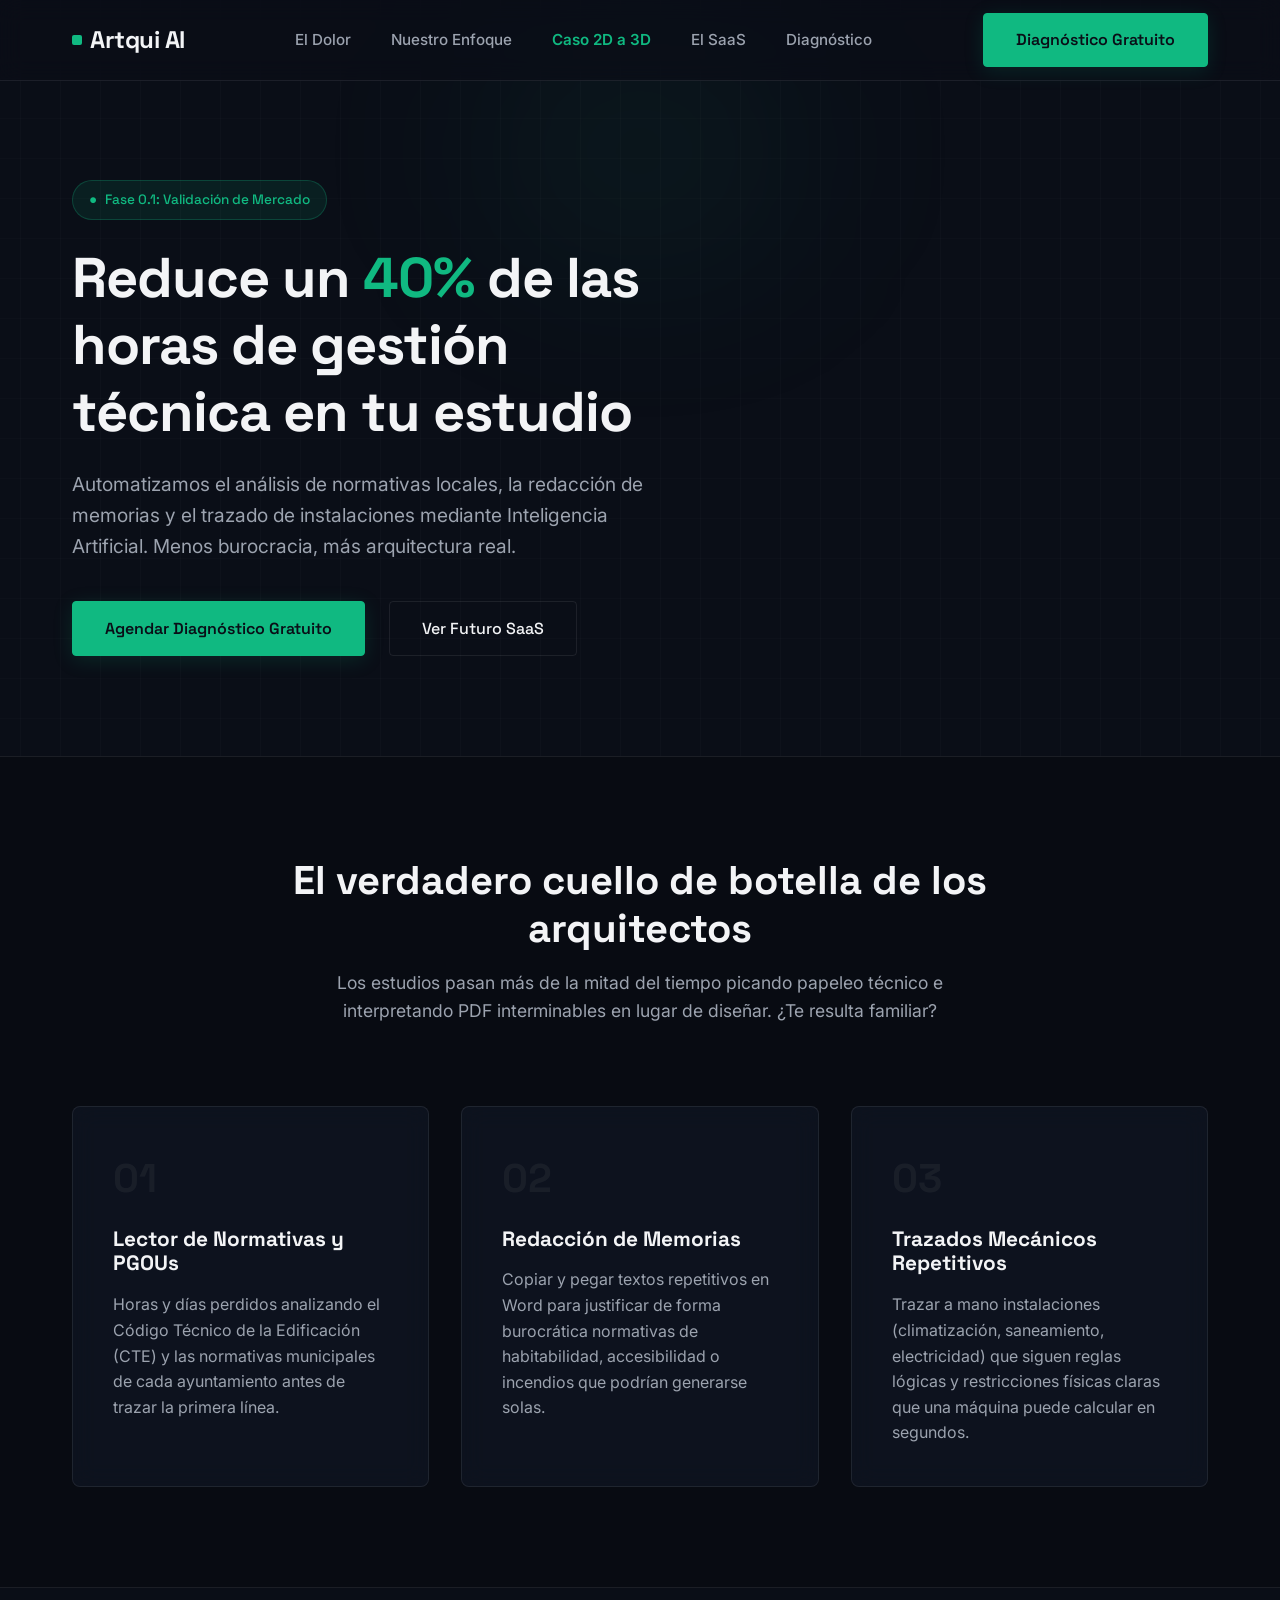
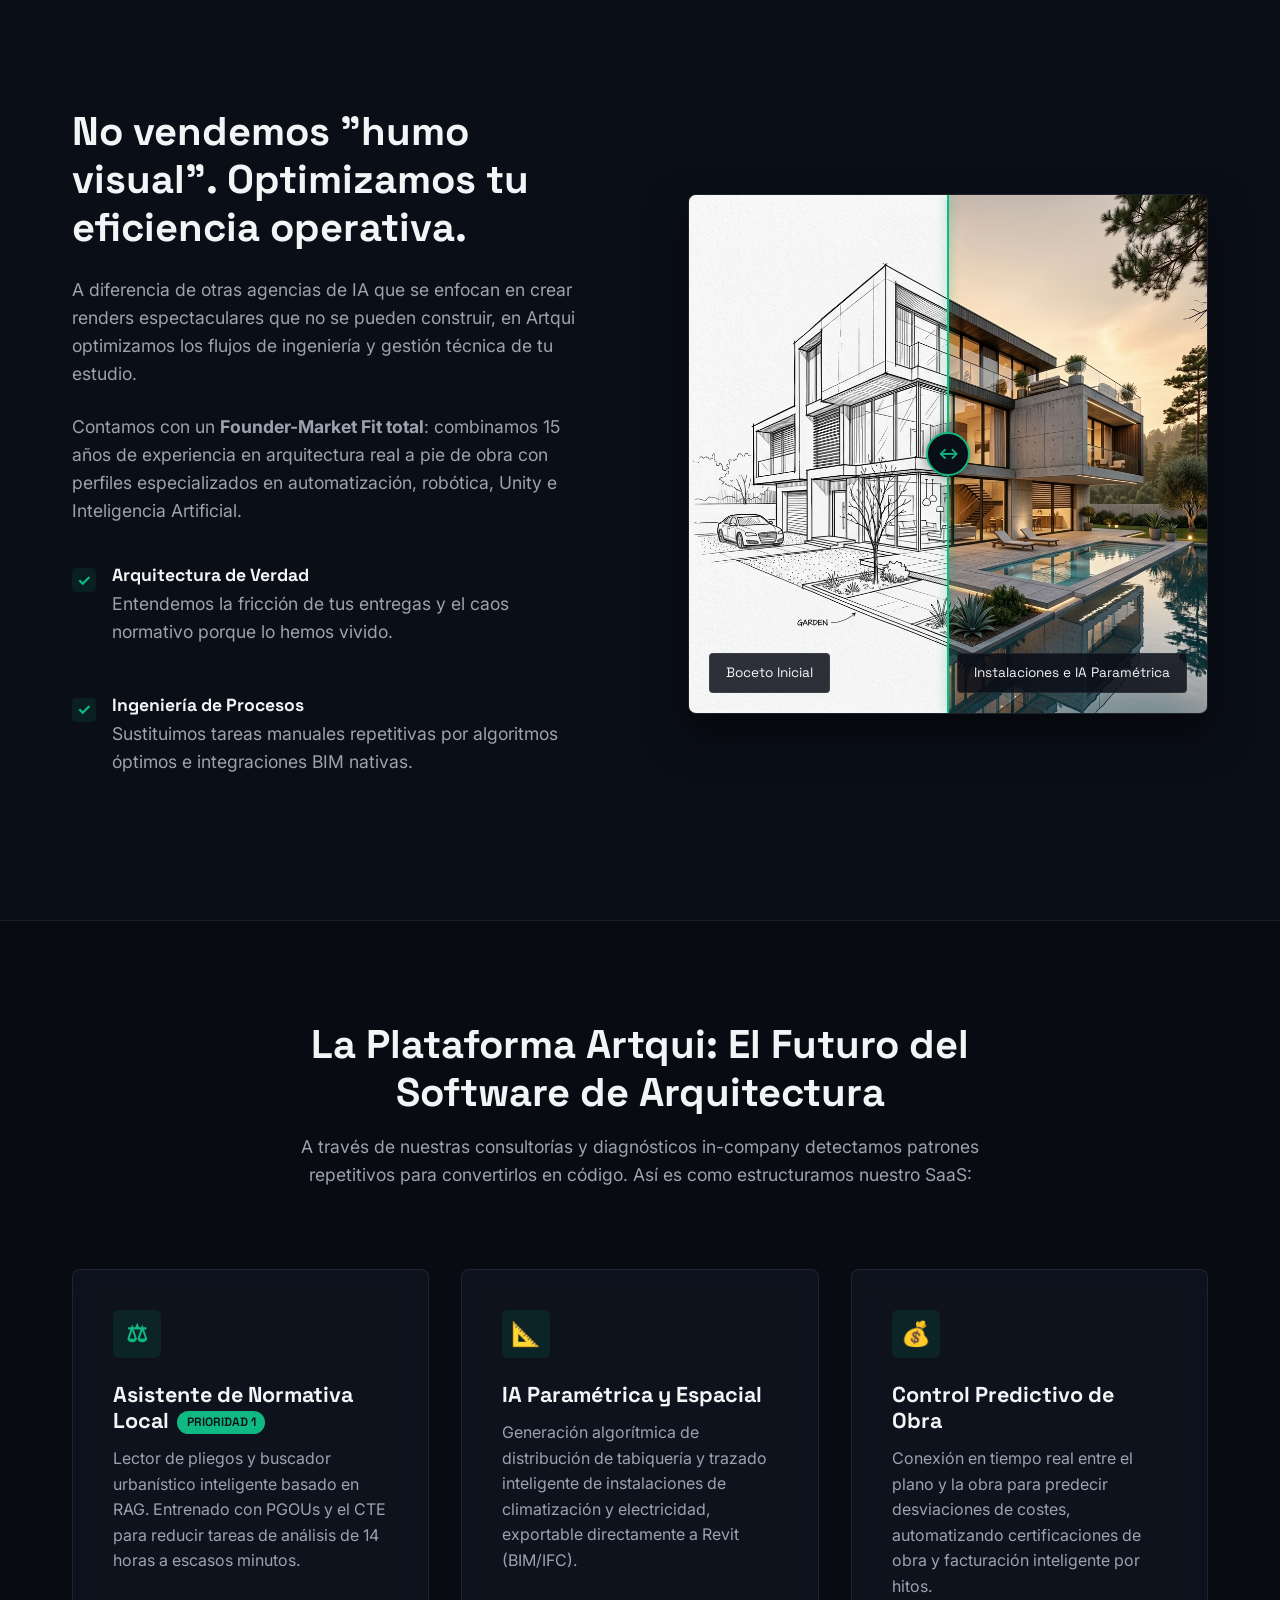
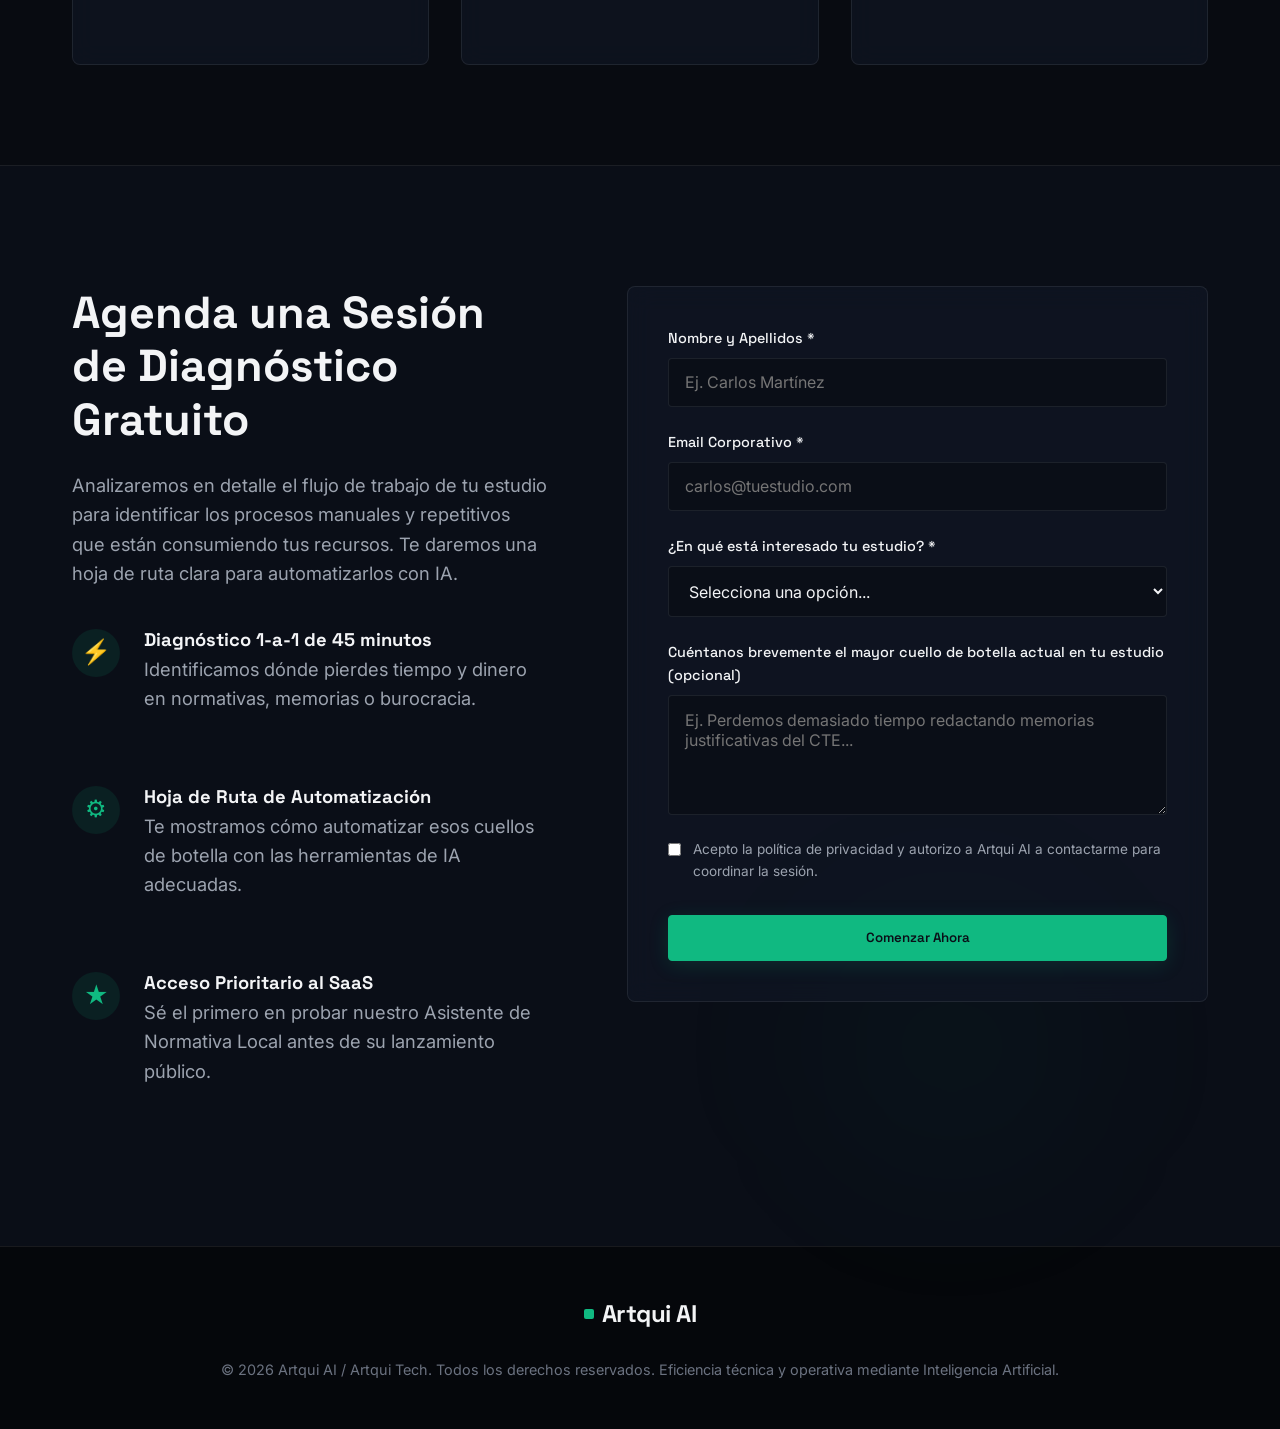
<file: index.html>
<!DOCTYPE html>
<html lang="es">
<head>
  <meta charset="UTF-8">
  <meta name="viewport" content="width=device-width, initial-scale=1.0">
  <title>Artqui AI | Eficiencia Operativa y Automatización para Arquitectos</title>
  <meta name="description" content="Reduce un 40% de las horas de gestión técnica, normativas y memorias en tu estudio de arquitectura a través de automatización e Inteligencia Artificial.">
  <link rel="stylesheet" href="styles.css">
</head>
<body>

  <!-- Header / Navbar -->
  <header>
    <div class="container">
      <a href="#" class="logo">
        <span></span>Artqui AI
      </a>
      <nav>
        <ul>
          <li><a href="#problema">El Dolor</a></li>
          <li><a href="#diferencial">Nuestro Enfoque</a></li>
          <li><a href="plano-3d.html" class="text-accent" style="font-weight: 600;">Caso 2D a 3D</a></li>
          <li><a href="#saas">El SaaS</a></li>
          <li><a href="#diagnostico">Diagnóstico</a></li>
        </ul>
      </nav>
      <a href="#diagnostico" class="glow-btn">Diagnóstico Gratuito</a>
    </div>
  </header>

  <!-- Hero Section -->
  <section class="hero" id="inicio">
    <div class="container">
      <div class="hero-grid">
        <div class="hero-content">
          <div class="hero-badge">
            <span class="text-accent">●</span> Fase 0.1: Validación de Mercado
          </div>
          <h1>Reduce un <span class="text-accent">40%</span> de las horas de gestión técnica en tu estudio</h1>
          <p>Automatizamos el análisis de normativas locales, la redacción de memorias y el trazado de instalaciones mediante Inteligencia Artificial. Menos burocracia, más arquitectura real.</p>
          <div class="hero-actions">
            <a href="#diagnostico" class="glow-btn">Agendar Diagnóstico Gratuito</a>
            <a href="#saas" class="secondary-btn">Ver Futuro SaaS</a>
          </div>
        </div>
      </div>
    </div>
  </section>

  <!-- Agitación del Dolor -->
  <section class="pain" id="problema">
    <div class="container">
      <div class="section-header">
        <h2>El verdadero cuello de botella de los arquitectos</h2>
        <p>Los estudios pasan más de la mitad del tiempo picando papeleo técnico e interpretando PDF interminables en lugar de diseñar. ¿Te resulta familiar?</p>
      </div>
      <div class="pain-grid">
        <div class="glass-card pain-card">
          <div class="pain-number">01</div>
          <h3>Lector de Normativas y PGOUs</h3>
          <p>Horas y días perdidos analizando el Código Técnico de la Edificación (CTE) y las normativas municipales de cada ayuntamiento antes de trazar la primera línea.</p>
        </div>
        <div class="glass-card pain-card">
          <div class="pain-number">02</div>
          <h3>Redacción de Memorias</h3>
          <p>Copiar y pegar textos repetitivos en Word para justificar de forma burocrática normativas de habitabilidad, accesibilidad o incendios que podrían generarse solas.</p>
        </div>
        <div class="glass-card pain-card">
          <div class="pain-number">03</div>
          <h3>Trazados Mecánicos Repetitivos</h3>
          <p>Trazar a mano instalaciones (climatización, saneamiento, electricidad) que siguen reglas lógicas y restricciones físicas claras que una máquina puede calcular en segundos.</p>
        </div>
      </div>
    </div>
  </section>

  <!-- Diferenciador y Deslizador interactivo (Founder-Market Fit) -->
  <section class="approach" id="diferencial">
    <div class="container">
      <div class="approach-grid">
        <div class="approach-content">
          <h2>No vendemos "humo visual". Optimizamos tu eficiencia operativa.</h2>
          <p>A diferencia de otras agencias de IA que se enfocan en crear renders espectaculares que no se pueden construir, en Artqui optimizamos los flujos de ingeniería y gestión técnica de tu estudio.</p>
          <p>Contamos con un <strong>Founder-Market Fit total</strong>: combinamos 15 años de experiencia en arquitectura real a pie de obra con perfiles especializados en automatización, robótica, Unity e Inteligencia Artificial.</p>
          
          <div class="feature-bullets">
            <div class="bullet-item">
              <div class="bullet-icon">✓</div>
              <div class="bullet-text">
                <h4>Arquitectura de Verdad</h4>
                <p>Entendemos la fricción de tus entregas y el caos normativo porque lo hemos vivido.</p>
              </div>
            </div>
            <div class="bullet-item">
              <div class="bullet-icon">✓</div>
              <div class="bullet-text">
                <h4>Ingeniería de Procesos</h4>
                <p>Sustituimos tareas manuales repetitivas por algoritmos óptimos e integraciones BIM nativas.</p>
              </div>
            </div>
          </div>
        </div>

        <!-- Slider antes/después interactivo de planos -->
        <div class="slider-container" id="sliderContainer">
          <div class="slider-img img-before" style="background-image: url('images/sketch_before.jpg');"></div>
          <div class="slider-img img-after" style="background-image: url('images/render_after.jpg');"></div>
          <div class="slider-handle" id="sliderHandle">
            <div class="slider-button">↔</div>
          </div>
          <div class="slider-label label-before">Boceto Inicial</div>
          <div class="slider-label label-after">Instalaciones e IA Paramétrica</div>
        </div>
      </div>
    </div>
  </section>

  <!-- Visión del SaaS -->
  <section class="vision" id="saas">
    <div class="container">
      <div class="section-header">
        <h2>La Plataforma Artqui: El Futuro del Software de Arquitectura</h2>
        <p>A través de nuestras consultorías y diagnósticos in-company detectamos patrones repetitivos para convertirlos en código. Así es como estructuramos nuestro SaaS:</p>
      </div>
      <div class="vision-grid">
        <div class="glass-card vision-card">
          <div class="vision-card-header">
            <div class="vision-icon">⚖</div>
            <h3>Asistente de Normativa Local<span class="badge-priority">Prioridad 1</span></h3>
            <p>Lector de pliegos y buscador urbanístico inteligente basado en RAG. Entrenado con PGOUs y el CTE para reducir tareas de análisis de 14 horas a escasos minutos.</p>
          </div>
        </div>
        <div class="glass-card vision-card">
          <div class="vision-card-header">
            <div class="vision-icon">📐</div>
            <h3>IA Paramétrica y Espacial</h3>
            <p>Generación algorítmica de distribución de tabiquería y trazado inteligente de instalaciones de climatización y electricidad, exportable directamente a Revit (BIM/IFC).</p>
          </div>
        </div>
        <div class="glass-card vision-card">
          <div class="vision-card-header">
            <div class="vision-icon">💰</div>
            <h3>Control Predictivo de Obra</h3>
            <p>Conexión en tiempo real entre el plano y la obra para predecir desviaciones de costes, automatizando certificaciones de obra y facturación inteligente por hitos.</p>
          </div>
        </div>
      </div>
    </div>
  </section>

  <!-- Formulario de Conversión (Caballo de Troya) -->
  <section class="contact-section" id="diagnostico">
    <div class="container">
      <div class="contact-grid">
        <div class="contact-info">
          <h2>Agenda una Sesión de Diagnóstico Gratuito</h2>
          <p>Analizaremos en detalle el flujo de trabajo de tu estudio para identificar los procesos manuales y repetitivos que están consumiendo tus recursos. Te daremos una hoja de ruta clara para automatizarlos con IA.</p>
          
          <div class="info-list">
            <div class="info-item">
              <div class="info-icon">⚡</div>
              <div class="info-text">
                <h4>Diagnóstico 1-a-1 de 45 minutos</h4>
                <p>Identificamos dónde pierdes tiempo y dinero en normativas, memorias o burocracia.</p>
              </div>
            </div>
            <div class="info-item">
              <div class="info-icon">⚙</div>
              <div class="info-text">
                <h4>Hoja de Ruta de Automatización</h4>
                <p>Te mostramos cómo automatizar esos cuellos de botella con las herramientas de IA adecuadas.</p>
              </div>
            </div>
            <div class="info-item">
              <div class="info-icon">★</div>
              <div class="info-text">
                <h4>Acceso Prioritario al SaaS</h4>
                <p>Sé el primero en probar nuestro Asistente de Normativa Local antes de su lanzamiento público.</p>
              </div>
            </div>
          </div>
        </div>

        <div class="glass-card">
          <form id="diagnosticoForm">
            <div class="form-group">
              <label for="nombre">Nombre y Apellidos *</label>
              <input type="text" id="nombre" class="form-control" placeholder="Ej. Carlos Martínez" required>
            </div>
            <div class="form-group">
              <label for="email">Email Corporativo *</label>
              <input type="email" id="email" class="form-control" placeholder="carlos@tuestudio.com" required>
            </div>
            <div class="form-group">
              <label for="interes">¿En qué está interesado tu estudio? *</label>
              <select id="interes" class="form-control" required>
                <option value="" disabled selected>Selecciona una opción...</option>
                <option value="A">Queremos una auditoría e implantación de IA a medida (Formación High-Ticket)</option>
                <option value="B">Queremos delegar procesos técnicos para que los ejecutéis con IA (Servicios)</option>
                <option value="C">Quiero apuntarme a la lista de espera del SaaS (Normativas, 2D a 3D, Gestión)</option>
              </select>
            </div>
            <div class="form-group">
              <label for="mensaje">Cuéntanos brevemente el mayor cuello de botella actual en tu estudio (opcional)</label>
              <textarea id="mensaje" class="form-control" placeholder="Ej. Perdemos demasiado tiempo redactando memorias justificativas del CTE..."></textarea>
            </div>
            
            <div class="checkbox-group">
              <input type="checkbox" id="politica" required>
              <label for="politica">Acepto la política de privacidad y autorizo a Artqui AI a contactarme para coordinar la sesión.</label>
            </div>

            <button type="submit" id="submitBtn" class="glow-btn" style="width: 100%;">Comenzar Ahora</button>
            
            <div id="formStatus" class="form-status"></div>
          </form>
        </div>
      </div>
    </div>
  </section>

  <!-- Footer -->
  <footer>
    <div class="container">
      <a href="#" class="logo">
        <span></span>Artqui AI
      </a>
      <p>&copy; 2026 Artqui AI / Artqui Tech. Todos los derechos reservados. Eficiencia técnica y operativa mediante Inteligencia Artificial.</p>
    </div>
  </footer>

  <script src="app.js"></script>
</body>
</html>
</file>
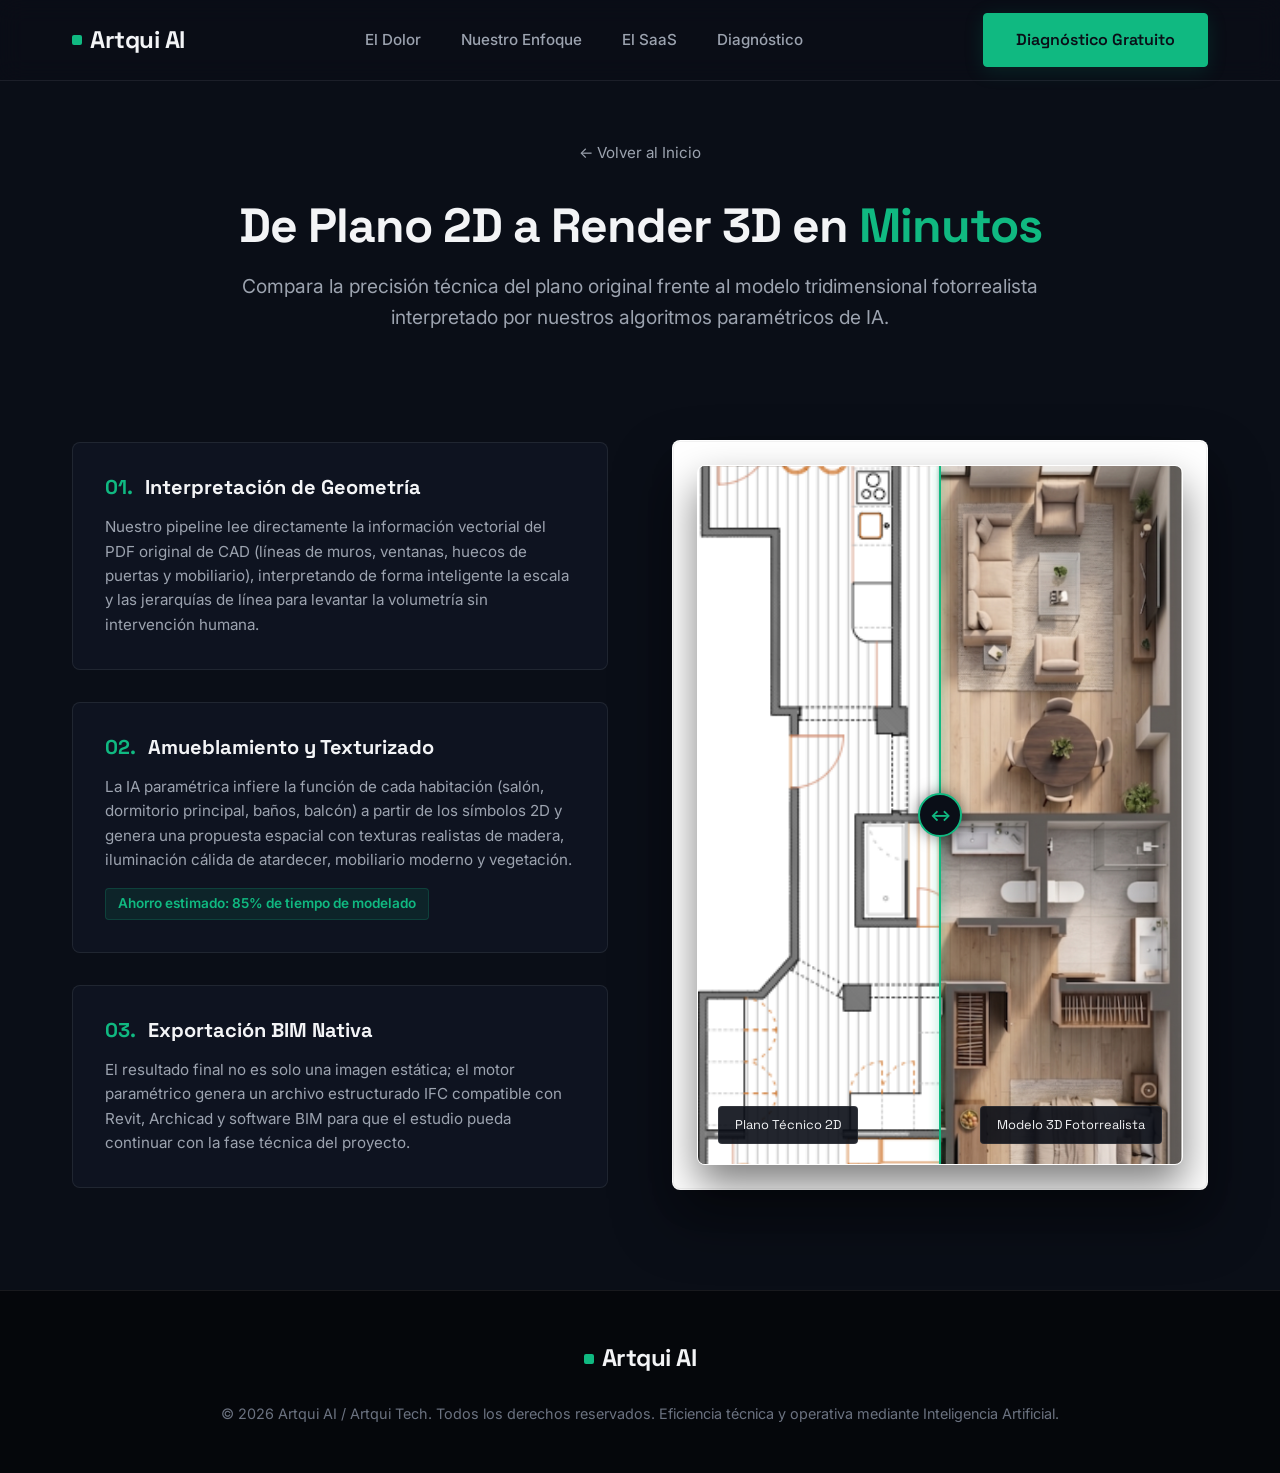
<file: plano-3d.html>
<!DOCTYPE html>
<html lang="es">
<head>
  <meta charset="UTF-8">
  <meta name="viewport" content="width=device-width, initial-scale=1.0">
  <title>Artqui AI | Caso de Estudio: Plano 2D a Render 3D</title>
  <meta name="description" content="Demostración interactiva de la conversión automatizada de un plano técnico 2D (CAD) a un render fotorrealista 3D utilizando Inteligencia Artificial.">
  <link rel="stylesheet" href="styles.css">
  
  <style>
    /* Estilos específicos para la página de caso de estudio */
    .case-study-hero {
      padding-top: 140px;
      padding-bottom: 60px;
      text-align: center;
      position: relative;
    }
    
    .back-link {
      display: inline-flex;
      align-items: center;
      gap: 0.5rem;
      color: var(--text-secondary);
      font-size: 0.95rem;
      margin-bottom: 2rem;
      transition: var(--transition-fast);
    }
    
    .back-link:hover {
      color: var(--accent);
      transform: translateX(-4px);
    }
    
    .case-study-title {
      font-size: 3rem;
      margin-bottom: 1rem;
      letter-spacing: -1px;
    }
    
    .case-study-subtitle {
      font-size: 1.2rem;
      color: var(--text-secondary);
      max-width: 800px;
      margin: 0 auto 3rem auto;
    }
    
    /* El "Tablero de Dibujo" (Drawing Board) */
    .drawing-board-section {
      padding-bottom: 100px;
    }
    
    .drawing-board-grid {
      display: grid;
      grid-template-columns: 1fr 1fr;
      gap: 4rem;
      align-items: center;
    }
    
    /* Contenedor del papel técnico */
    .paper-sheet {
      background-color: #FFFFFF;
      border-radius: 8px;
      padding: 1.5rem;
      box-shadow: 0 30px 60px rgba(0, 0, 0, 0.4), inset 0 0 0 1px rgba(0, 0, 0, 0.05);
      border: 1px solid rgba(255, 255, 255, 0.1);
      position: relative;
    }
    
    /* Slider Vertical Especial */
    .slider-container.vertical {
      width: 100%;
      aspect-ratio: 506 / 1015; /* Proporción exacta de las imágenes recortadas */
      max-height: 700px;
      background-color: #FFFFFF;
      margin: 0 auto;
    }
    
    /* Aseguramos que la imagen se adapte usando contain para no deformar planos técnicos */
    .slider-container.vertical .slider-img {
      background-size: cover; /* Cambiamos a cover porque ahora las imágenes tienen la misma proporción exacta */
      background-repeat: no-repeat;
      background-position: center;
    }
    
    /* Estilos de las etiquetas de papel */
    .paper-sheet .slider-label {
      background: rgba(10, 14, 23, 0.9);
      border-color: var(--border-color);
      color: var(--text-primary);
      font-size: 0.8rem;
    }
    
    .technical-details {
      display: flex;
      flex-direction: column;
      gap: 2rem;
    }
    
    .tech-card {
      background: var(--bg-card);
      border: 1px solid var(--border-color);
      border-radius: 8px;
      padding: 2rem;
    }
    
    .tech-card h3 {
      font-size: 1.25rem;
      margin-bottom: 1rem;
      display: flex;
      align-items: center;
      gap: 0.75rem;
    }
    
    .tech-card h3 span {
      color: var(--accent);
    }
    
    .tech-card p {
      font-size: 0.95rem;
      line-height: 1.6;
    }
    
    .efficiency-badge {
      display: inline-block;
      background: rgba(16, 185, 129, 0.1);
      border: 1px solid rgba(16, 185, 129, 0.2);
      color: var(--accent);
      padding: 0.25rem 0.75rem;
      border-radius: 4px;
      font-weight: 600;
      font-size: 0.85rem;
      margin-top: 1rem;
    }
    
    /* Adaptabilidad */
    @media (max-width: 1024px) {
      .drawing-board-grid {
        grid-template-columns: 1fr;
        gap: 3rem;
      }
      
      .technical-details {
        order: 2;
      }
      
      .paper-sheet {
        order: 1;
        max-width: 500px;
        margin: 0 auto;
      }
      
      .case-study-title {
        font-size: 2.2rem;
      }
    }
  </style>
</head>
<body>

  <!-- Header / Navbar -->
  <header>
    <div class="container">
      <a href="index.html" class="logo">
        <span></span>Artqui AI
      </a>
      <nav>
        <ul>
          <li><a href="index.html#problema">El Dolor</a></li>
          <li><a href="index.html#diferencial">Nuestro Enfoque</a></li>
          <li><a href="index.html#saas">El SaaS</a></li>
          <li><a href="index.html#diagnostico">Diagnóstico</a></li>
        </ul>
      </nav>
      <a href="index.html#diagnostico" class="glow-btn">Diagnóstico Gratuito</a>
    </div>
  </header>

  <main>
    <!-- Hero Sección de Caso de Estudio -->
    <section class="case-study-hero">
      <div class="container">
        <a href="index.html" class="back-link">
          ← Volver al Inicio
        </a>
        <h1 class="case-study-title">De Plano 2D a Render 3D en <span class="text-accent">Minutos</span></h1>
        <p class="case-study-subtitle">Compara la precisión técnica del plano original frente al modelo tridimensional fotorrealista interpretado por nuestros algoritmos paramétricos de IA.</p>
      </div>
    </section>

    <!-- Tablero de Comparación -->
    <section class="drawing-board-section">
      <div class="container">
        <div class="drawing-board-grid">
          
          <!-- Detalles Técnicos del Caso -->
          <div class="technical-details">
            <div class="tech-card">
              <h3><span>01.</span> Interpretación de Geometría</h3>
              <p>Nuestro pipeline lee directamente la información vectorial del PDF original de CAD (líneas de muros, ventanas, huecos de puertas y mobiliario), interpretando de forma inteligente la escala y las jerarquías de línea para levantar la volumetría sin intervención humana.</p>
            </div>
            
            <div class="tech-card">
              <h3><span>02.</span> Amueblamiento y Texturizado</h3>
              <p>La IA paramétrica infiere la función de cada habitación (salón, dormitorio principal, baños, balcón) a partir de los símbolos 2D y genera una propuesta espacial con texturas realistas de madera, iluminación cálida de atardecer, mobiliario moderno y vegetación.</p>
              <div class="efficiency-badge">Ahorro estimado: 85% de tiempo de modelado</div>
            </div>

            <div class="tech-card">
              <h3><span>03.</span> Exportación BIM Nativa</h3>
              <p>El resultado final no es solo una imagen estática; el motor paramétrico genera un archivo estructurado IFC compatible con Revit, Archicad y software BIM para que el estudio pueda continuar con la fase técnica del proyecto.</p>
            </div>
          </div>

          <!-- Deslizador de Papel de Plano -->
          <div class="paper-sheet">
            <div class="slider-container vertical">
              <!-- Imagen 2D (Antes) -->
              <div class="slider-img img-before" style="background-image: url('Ejemplo1/rosa_2d_cropped.png');"></div>
              <!-- Imagen 3D (Después) -->
              <div class="slider-img img-after" style="background-image: url('Ejemplo1/rosa_3d_cropped.png');"></div>
              
              <!-- Barra de control deslizante -->
              <div class="slider-handle">
                <div class="slider-button">↔</div>
              </div>
              
              <div class="slider-label label-before">Plano Técnico 2D</div>
              <div class="slider-label label-after">Modelo 3D Fotorrealista</div>
            </div>
          </div>

        </div>
      </div>
    </section>
  </main>

  <!-- Footer -->
  <footer>
    <div class="container">
      <a href="index.html" class="logo">
        <span></span>Artqui AI
      </a>
      <p>&copy; 2026 Artqui AI / Artqui Tech. Todos los derechos reservados. Eficiencia técnica y operativa mediante Inteligencia Artificial.</p>
    </div>
  </footer>

  <script src="app.js"></script>
</body>
</html>
</file>
<file: styles.css>
/* Importando Google Fonts: Space Grotesk para títulos y Inter para texto corrido */
@import url('https://fonts.googleapis.com/css2?family=Inter:wght@300;400;500;600&family=Space+Grotesk:wght@400;500;600;700&display=swap');

/* Variables de Diseño (Design Tokens) */
:root {
  --font-title: 'Space Grotesk', -apple-system, BlinkMacSystemFont, "Segoe UI", Roboto, sans-serif;
  --font-body: 'Inter', -apple-system, BlinkMacSystemFont, "Segoe UI", Roboto, sans-serif;

  /* Colores */
  --bg-main: #0A0E17;
  --bg-card: rgba(17, 24, 39, 0.6);
  --border-color: rgba(255, 255, 255, 0.08);
  --border-focus: rgba(16, 185, 129, 0.4);

  --text-primary: #F3F4F6;
  --text-secondary: #9CA3AF;
  --text-muted: #6B7280;

  --accent: #10B981; /* Verde esmeralda técnico */
  --accent-rgb: 16, 185, 129;
  --accent-hover: #059669;
  --accent-glow: rgba(16, 185, 129, 0.15);

  --transition-smooth: all 0.3s cubic-bezier(0.4, 0, 0.2, 1);
  --transition-fast: all 0.15s ease;
  
  --max-width: 1200px;
}

/* Reset y Estilos Base */
*, *::before, *::after {
  box-sizing: border-box;
  margin: 0;
  padding: 0;
}

html {
  scroll-behavior: smooth;
}

body {
  background-color: var(--bg-main);
  color: var(--text-primary);
  font-family: var(--font-body);
  line-height: 1.6;
  overflow-x: hidden;
  -webkit-font-smoothing: antialiased;
}

/* Tipografía */
h1, h2, h3, h4 {
  font-family: var(--font-title);
  color: var(--text-primary);
  font-weight: 700;
  line-height: 1.2;
}

p {
  color: var(--text-secondary);
}

a {
  color: inherit;
  text-decoration: none;
  transition: var(--transition-fast);
}

/* Utilidades */
.container {
  max-width: var(--max-width);
  margin: 0 auto;
  padding: 0 2rem;
}

.text-accent {
  color: var(--accent);
}

.glow-btn {
  position: relative;
  display: inline-flex;
  align-items: center;
  justify-content: center;
  background-color: var(--accent);
  color: #0A0E17;
  font-family: var(--font-title);
  font-weight: 600;
  padding: 0.85rem 2rem;
  border-radius: 4px;
  border: 1px solid var(--accent);
  cursor: pointer;
  overflow: hidden;
  transition: var(--transition-smooth);
  box-shadow: 0 4px 20px var(--accent-glow);
}

.glow-btn:hover {
  background-color: var(--accent-hover);
  border-color: var(--accent-hover);
  box-shadow: 0 6px 24px rgba(16, 185, 129, 0.3);
  transform: translateY(-2px);
}

.glow-btn::after {
  content: '';
  position: absolute;
  top: 50%;
  left: 50%;
  width: 120%;
  height: 0;
  background: rgba(255, 255, 255, 0.1);
  transform: translate(-50%, -50%) rotate(45deg);
  transition: var(--transition-smooth);
  z-index: 1;
}

.glow-btn:hover::after {
  height: 300%;
}

.secondary-btn {
  display: inline-flex;
  align-items: center;
  justify-content: center;
  background-color: transparent;
  color: var(--text-primary);
  font-family: var(--font-title);
  font-weight: 500;
  padding: 0.85rem 2rem;
  border-radius: 4px;
  border: 1px solid var(--border-color);
  cursor: pointer;
  transition: var(--transition-smooth);
}

.secondary-btn:hover {
  border-color: var(--text-primary);
  background-color: rgba(255, 255, 255, 0.03);
  transform: translateY(-2px);
}

/* Glassmorphism Card style */
.glass-card {
  background: var(--bg-card);
  backdrop-filter: blur(12px);
  -webkit-backdrop-filter: blur(12px);
  border: 1px solid var(--border-color);
  border-radius: 8px;
  padding: 2.5rem;
  transition: var(--transition-smooth);
}

.glass-card:hover {
  border-color: rgba(16, 185, 129, 0.3);
  box-shadow: 0 10px 30px rgba(0, 0, 0, 0.3);
}

/* --- SECCIONES --- */

/* Header / Navbar */
header {
  position: fixed;
  top: 0;
  left: 0;
  width: 100%;
  z-index: 100;
  background: rgba(10, 14, 23, 0.7);
  backdrop-filter: blur(12px);
  -webkit-backdrop-filter: blur(12px);
  border-bottom: 1px solid var(--border-color);
}

header .container {
  display: flex;
  justify-content: space-between;
  align-items: center;
  height: 80px;
}

.logo {
  font-family: var(--font-title);
  font-size: 1.5rem;
  font-weight: 700;
  letter-spacing: -0.5px;
  display: flex;
  align-items: center;
  gap: 0.5rem;
}

.logo span {
  display: inline-block;
  width: 10px;
  height: 10px;
  background-color: var(--accent);
  border-radius: 2px;
}

nav ul {
  display: flex;
  list-style: none;
  gap: 2.5rem;
}

nav a {
  font-size: 0.95rem;
  font-weight: 500;
  color: var(--text-secondary);
}

nav a:hover {
  color: var(--accent);
}

/* Hero Section */
.hero {
  padding-top: 180px;
  padding-bottom: 100px;
  position: relative;
}

/* Sutil cuadrícula técnica de fondo */
.hero::before {
  content: '';
  position: absolute;
  top: 0;
  left: 0;
  width: 100%;
  height: 100%;
  background-image: 
    linear-gradient(rgba(255, 255, 255, 0.015) 1px, transparent 1px),
    linear-gradient(90deg, rgba(255, 255, 255, 0.015) 1px, transparent 1px);
  background-size: 40px 40px;
  background-position: center;
  pointer-events: none;
  z-index: 1;
}

/* Brillo ambiental sutil en el fondo */
.hero::after {
  content: '';
  position: absolute;
  top: 20%;
  left: 50%;
  transform: translate(-50%, -50%);
  width: 600px;
  height: 300px;
  background: radial-gradient(circle, rgba(16, 185, 129, 0.08) 0%, transparent 70%);
  filter: blur(80px);
  pointer-events: none;
  z-index: 1;
}

.hero-grid {
  display: grid;
  grid-template-columns: 1.2fr 0.8fr;
  gap: 4rem;
  align-items: center;
  position: relative;
  z-index: 2;
}

.hero-content h1 {
  font-size: 3.5rem;
  margin-bottom: 1.5rem;
  letter-spacing: -1px;
}

.hero-content p {
  font-size: 1.2rem;
  margin-bottom: 2.5rem;
  max-width: 600px;
}

.hero-actions {
  display: flex;
  gap: 1.5rem;
}

.hero-badge {
  display: inline-flex;
  align-items: center;
  gap: 0.5rem;
  background: rgba(16, 185, 129, 0.1);
  border: 1px solid rgba(16, 185, 129, 0.25);
  color: var(--accent);
  padding: 0.5rem 1rem;
  border-radius: 50px;
  font-family: var(--font-title);
  font-size: 0.85rem;
  font-weight: 500;
  margin-bottom: 1.5rem;
}

/* Pain Section (Agitación del Dolor) */
.pain {
  padding: 100px 0;
  background: rgba(0, 0, 0, 0.2);
  border-top: 1px solid var(--border-color);
  border-bottom: 1px solid var(--border-color);
  position: relative;
}

.section-header {
  text-align: center;
  max-width: 700px;
  margin: 0 auto 5rem auto;
}

.section-header h2 {
  font-size: 2.5rem;
  margin-bottom: 1rem;
}

.section-header p {
  font-size: 1.1rem;
}

.pain-grid {
  display: grid;
  grid-template-columns: repeat(3, 1fr);
  gap: 2rem;
}

.pain-card {
  position: relative;
  overflow: hidden;
}

.pain-card::before {
  content: '';
  position: absolute;
  top: 0;
  left: 0;
  width: 3px;
  height: 0%;
  background-color: var(--accent);
  transition: var(--transition-smooth);
}

.pain-card:hover::before {
  height: 100%;
}

.pain-number {
  font-family: var(--font-title);
  font-size: 2.5rem;
  font-weight: 700;
  color: rgba(255, 255, 255, 0.05);
  margin-bottom: 1rem;
  transition: var(--transition-smooth);
}

.pain-card:hover .pain-number {
  color: var(--accent);
}

.pain-card h3 {
  font-size: 1.3rem;
  margin-bottom: 1rem;
}

/* Enfoque / Diferenciador (Founder-Market Fit) */
.approach {
  padding: 120px 0;
}

.approach-grid {
  display: grid;
  grid-template-columns: 1fr 1fr;
  gap: 6rem;
  align-items: center;
}

.approach-content h2 {
  font-size: 2.5rem;
  margin-bottom: 1.5rem;
}

.approach-content p {
  font-size: 1.1rem;
  margin-bottom: 1.5rem;
}

.feature-bullets {
  margin-top: 2.5rem;
  display: flex;
  flex-direction: column;
  gap: 1.5rem;
}

.bullet-item {
  display: flex;
  gap: 1rem;
  align-items: flex-start;
}

.bullet-icon {
  background-color: rgba(16, 185, 129, 0.1);
  color: var(--accent);
  width: 24px;
  height: 24px;
  border-radius: 4px;
  display: flex;
  align-items: center;
  justify-content: center;
  flex-shrink: 0;
  margin-top: 0.2rem;
  font-weight: bold;
}

.bullet-text h4 {
  font-size: 1.1rem;
  margin-bottom: 0.25rem;
}

/* Visual del Enfoque (El comparador Slider) */
.slider-container {
  position: relative;
  width: 100%;
  aspect-ratio: 1 / 1;
  border-radius: 8px;
  overflow: hidden;
  border: 1px solid var(--border-color);
  box-shadow: 0 20px 40px rgba(0, 0, 0, 0.5);
}

.slider-img {
  position: absolute;
  top: 0;
  left: 0;
  width: 100%;
  height: 100%;
  background-size: cover;
  background-position: center;
  user-select: none;
}

.slider-img.img-before {
  z-index: 10;
}

.slider-img.img-after {
  z-index: 5;
}

/* La máscara que corta la imagen superior */
.img-before {
  clip-path: polygon(0 0, 50% 0, 50% 100%, 0 100%);
}

.slider-handle {
  position: absolute;
  top: 0;
  bottom: 0;
  left: 50%;
  width: 2px;
  background-color: var(--accent);
  z-index: 20;
  cursor: ew-resize;
  transform: translateX(-50%);
  box-shadow: 0 0 10px rgba(16, 185, 129, 0.8);
}

.slider-button {
  position: absolute;
  top: 50%;
  left: 50%;
  transform: translate(-50%, -50%);
  width: 44px;
  height: 44px;
  background-color: var(--bg-main);
  border: 2px solid var(--accent);
  border-radius: 50%;
  display: flex;
  align-items: center;
  justify-content: center;
  color: var(--accent);
  font-weight: bold;
  box-shadow: 0 0 15px rgba(0, 0, 0, 0.5);
  pointer-events: none;
}

.slider-label {
  position: absolute;
  bottom: 20px;
  background: rgba(10, 14, 23, 0.85);
  padding: 0.5rem 1rem;
  border-radius: 4px;
  border: 1px solid var(--border-color);
  font-family: var(--font-title);
  font-size: 0.85rem;
  z-index: 15;
}

.label-before {
  left: 20px;
}

.label-after {
  right: 20px;
}

/* SaaS Vision Section */
.vision {
  padding: 100px 0;
  background: rgba(0, 0, 0, 0.25);
  border-top: 1px solid var(--border-color);
  border-bottom: 1px solid var(--border-color);
}

.vision-grid {
  display: grid;
  grid-template-columns: repeat(3, 1fr);
  gap: 2rem;
}

.vision-card {
  display: flex;
  flex-direction: column;
  justify-content: space-between;
}

.vision-card-header {
  margin-bottom: 1.5rem;
}

.vision-icon {
  width: 48px;
  height: 48px;
  border-radius: 6px;
  background: rgba(16, 185, 129, 0.1);
  color: var(--accent);
  display: flex;
  align-items: center;
  justify-content: center;
  font-size: 1.5rem;
  margin-bottom: 1.5rem;
  font-weight: bold;
}

.vision-card h3 {
  font-size: 1.35rem;
  margin-bottom: 0.75rem;
}

.badge-priority {
  font-size: 0.75rem;
  background-color: var(--accent);
  color: #0A0E17;
  padding: 0.2rem 0.6rem;
  border-radius: 50px;
  font-weight: 600;
  margin-left: 0.5rem;
  vertical-align: middle;
  text-transform: uppercase;
}

/* CTA / Form Section */
.contact-section {
  padding: 120px 0;
  position: relative;
}

.contact-section::before {
  content: '';
  position: absolute;
  bottom: 0;
  right: 10%;
  width: 400px;
  height: 400px;
  background: radial-gradient(circle, rgba(16, 185, 129, 0.05) 0%, transparent 70%);
  filter: blur(80px);
  pointer-events: none;
  z-index: 1;
}

.contact-grid {
  display: grid;
  grid-template-columns: 0.9fr 1.1fr;
  gap: 5rem;
  align-items: start;
  position: relative;
  z-index: 2;
}

.contact-info h2 {
  font-size: 2.8rem;
  margin-bottom: 1.5rem;
}

.contact-info p {
  font-size: 1.15rem;
  margin-bottom: 2.5rem;
}

.info-list {
  display: flex;
  flex-direction: column;
  gap: 2rem;
}

.info-item {
  display: flex;
  gap: 1.5rem;
}

.info-icon {
  font-size: 1.5rem;
  color: var(--accent);
  background: rgba(16, 185, 129, 0.1);
  width: 48px;
  height: 48px;
  border-radius: 50%;
  display: flex;
  align-items: center;
  justify-content: center;
  flex-shrink: 0;
}

.info-text h4 {
  font-size: 1.15rem;
  margin-bottom: 0.25rem;
}

/* Formulario */
.form-group {
  margin-bottom: 1.5rem;
  display: flex;
  flex-direction: column;
  gap: 0.5rem;
}

.form-group label {
  font-family: var(--font-title);
  font-size: 0.9rem;
  font-weight: 500;
  color: var(--text-primary);
}

.form-control {
  background: rgba(10, 14, 23, 0.8);
  border: 1px solid var(--border-color);
  border-radius: 4px;
  padding: 0.85rem 1rem;
  color: var(--text-primary);
  font-family: var(--font-body);
  font-size: 1rem;
  transition: var(--transition-smooth);
  width: 100%;
}

.form-control:focus {
  outline: none;
  border-color: var(--accent);
  box-shadow: 0 0 10px rgba(16, 185, 129, 0.15);
}

textarea.form-control {
  resize: vertical;
  min-height: 120px;
}

.checkbox-group {
  display: flex;
  gap: 0.75rem;
  align-items: flex-start;
  margin-bottom: 2rem;
}

.checkbox-group input {
  margin-top: 0.25rem;
  cursor: pointer;
}

.checkbox-group label {
  font-size: 0.85rem;
  color: var(--text-secondary);
}

.form-status {
  margin-top: 1.5rem;
  padding: 1rem;
  border-radius: 4px;
  font-size: 0.95rem;
  display: none;
}

.form-status.success {
  background: rgba(16, 185, 129, 0.1);
  border: 1px solid var(--accent);
  color: var(--accent);
  display: block;
}

.form-status.error {
  background: rgba(239, 68, 68, 0.1);
  border: 1px solid #EF4444;
  color: #EF4444;
  display: block;
}

/* Footer */
footer {
  background-color: #05070B;
  border-top: 1px solid var(--border-color);
  padding: 3rem 0;
  text-align: center;
}

footer .logo {
  justify-content: center;
  margin-bottom: 1.5rem;
}

footer p {
  font-size: 0.9rem;
  color: var(--text-muted);
}

/* --- RESPONSIVE --- */

@media (max-width: 1024px) {
  .hero-grid, .approach-grid, .contact-grid {
    grid-template-columns: 1fr;
    gap: 3.5rem;
  }
  
  .hero-content {
    text-align: center;
  }
  
  .hero-badge, .hero-content p {
    margin-left: auto;
    margin-right: auto;
  }
  
  .hero-actions {
    justify-content: center;
  }
  
  .pain-grid, .vision-grid {
    grid-template-columns: repeat(2, 1fr);
  }
  
  .slider-container {
    max-width: 500px;
    margin: 0 auto;
  }
}

@media (max-width: 768px) {
  header .container {
    height: 70px;
  }
  
  header .glow-btn {
    display: none; /* Ocultar CTA del nav en móvil pequeño */
  }
  
  .hero-content h1 {
    font-size: 2.6rem;
  }
  
  .pain-grid, .vision-grid {
    grid-template-columns: 1fr;
  }
  
  .container {
    padding: 0 1.5rem;
  }
}
</file>
